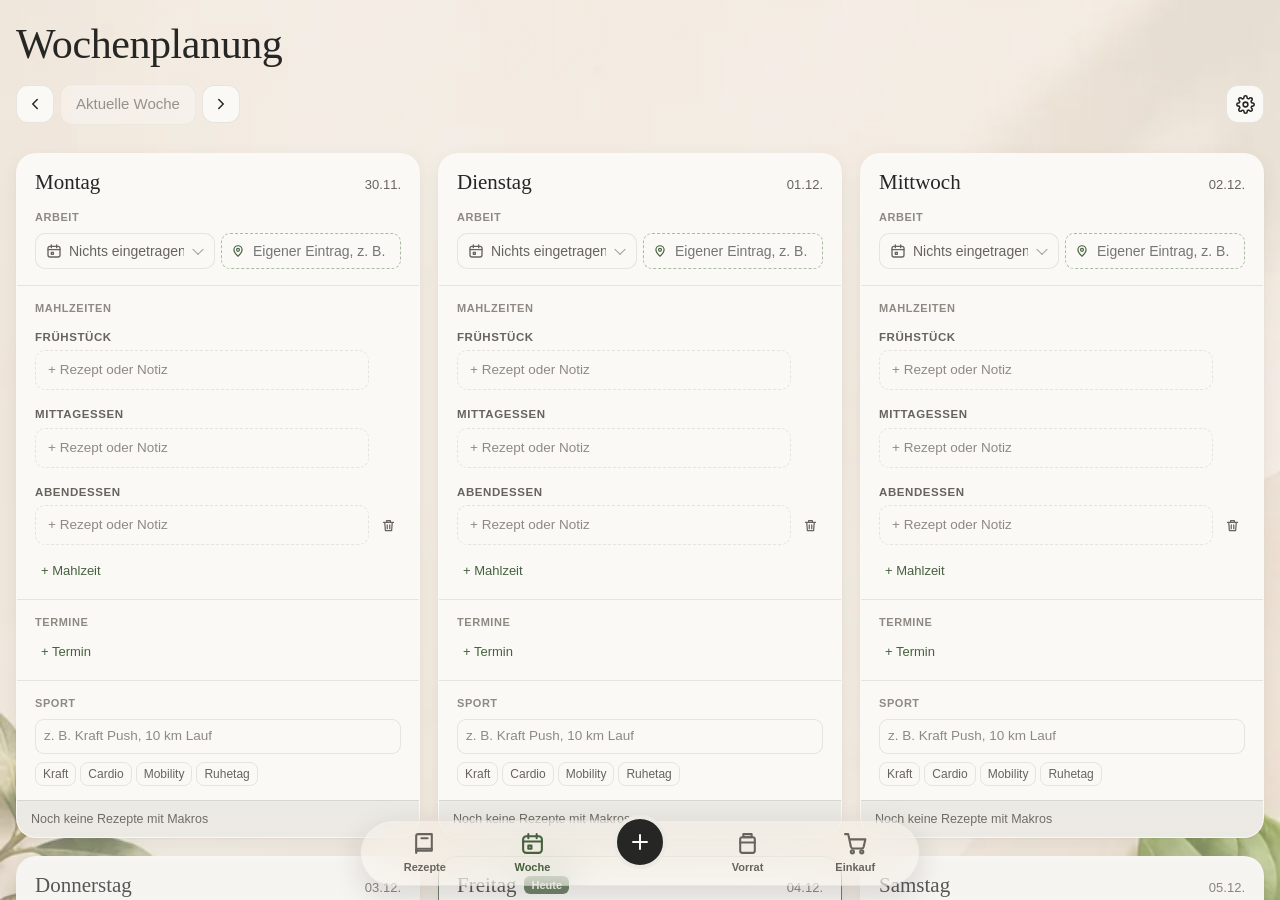
<file: docs/index.html>
<!DOCTYPE html>
<html lang="de">
<head>
<meta charset="utf-8">
<meta http-equiv="Content-Security-Policy" content="default-src 'self'; script-src 'self'; style-src 'self' 'unsafe-inline'; img-src 'self' data: blob:; connect-src 'self'; font-src 'self'; manifest-src 'self'; worker-src 'self'; object-src 'none'; base-uri 'none'; form-action 'none'">
<meta name="referrer" content="no-referrer">
<meta name="robots" content="noindex, nofollow">
<meta name="viewport" content="width=device-width, initial-scale=1, viewport-fit=cover">
<meta name="apple-mobile-web-app-capable" content="yes">
<meta name="mobile-web-app-capable" content="yes">
<meta name="apple-mobile-web-app-title" content="Rezepte">
<meta name="apple-mobile-web-app-status-bar-style" content="default">
<meta name="theme-color" content="#ECEAE5" media="(prefers-color-scheme: light)">
<meta name="theme-color" content="#1C1A17" media="(prefers-color-scheme: dark)">
<meta name="format-detection" content="telephone=no">
<title>Eriks Rezepte</title>
<link rel="manifest" href="manifest.webmanifest">
<link rel="icon" href="icons/icon-192.png" sizes="192x192">
<link rel="apple-touch-icon" href="icons/apple-touch-icon.png">
<link rel="stylesheet" href="styles.css?v=de9e39fc50">
</head>
<body>
<div id="bgimg" aria-hidden="true"></div>
<div id="app">
  <aside id="sidebar" aria-label="Rezeptbibliothek"></aside>
  <main id="main"></main>
</div>
<div id="tabpage" hidden></div>
<nav id="tabbar" aria-label="Bereiche"></nav>
<div id="print-root" aria-hidden="true"></div>
<dialog id="dlg"></dialog>
<div class="toast" id="toast" role="status" aria-live="polite"></div>
<input type="file" id="file-img" accept="image/*" hidden>
<input type="file" id="file-json" accept="application/json,.json" hidden>
<script src="app.js?v=de9e39fc50"></script>
</body>
</html>
</file>
<file: docs/styles.css>
/* Layout: zweispaltig (Bibliothek | Rezept), auf dem iPhone eine Spalte mit Navigation */
:root {
  /* Eiche & Blatt: Wand, weißer Lack, Eiche, Blattgrün, Klappuhr-Schwarz */
  --bg: #ECEAE5;
  --surface: #FAF9F6;
  --surface-2: #F1EFEA;
  --fg: #262624;
  --fg-2: #67645E;
  --fg-3: #8E8A83;
  --line: rgba(38, 38, 36, .10);
  --accent: #46613F;
  --accent-soft: rgba(70, 97, 63, .12);
  --on-accent: #FAF9F6;
  --danger: #A7533D;
  --carbs: #C29A5E;
  --fat: #A8664A;
  --protein: #46613F;
  --good: #4F7A4A;
  --sage: #8DA57E;
  --mid: #CDB27A;
  --orange: #C98B5E;
  --bad: #A7533D;
  --night: #262624;
  --ink: #262624;
  --on-ink: #FAF9F6;
  --oak: #B08D62;
  --oak-soft: #EFE6D8;
  --oak-ink: #5E4B37;
  --leaf-soft: #DDE4D6;
  --leaf-ink: #34502E;
  --leaf-line: #A9BBA2;
  --clay-soft: #F3E4DA;
  --clay-ink: #7B3F28;
  --night-soft: #E2E0DC;
  --shadow: 0 1px 2px rgba(38, 38, 36, .05), 0 6px 20px rgba(38, 38, 36, .06);
  --shadow-sm: 0 1px 2px rgba(38, 38, 36, .06);
  --radius: 20px;
  --font: -apple-system, BlinkMacSystemFont, "SF Pro Text", "Inter", "Segoe UI", Roboto, "Helvetica Neue", Arial, sans-serif, "Apple Color Emoji", "Segoe UI Emoji", "Noto Color Emoji";
  --font-display: ui-serif, "New York", "Iowan Old Style", "Charter", Georgia, "Times New Roman", serif;
  --mono: ui-monospace, "SF Mono", Menlo, Consolas, monospace;
  color-scheme: light;
}
@media (prefers-color-scheme: dark) {
  :root:not([data-theme="light"]) {
    --bg: #1C1A17; --surface: #262320; --surface-2: #2F2C28; --fg: #F1EEE8; --fg-2: #B4ADA3; --fg-3: #857F76;
    --line: rgba(241, 238, 232, .10); --accent: #8FB382; --accent-soft: rgba(143, 179, 130, .16); --on-accent: #1C1A17; --danger: #E08A70;
    --carbs: #D2AE72; --fat: #CF8A6C; --protein: #8FB382; --good: #7FA873; --sage: #A9C09A; --mid: #D9C07F; --orange: #D69A6C; --bad: #D9765C; --night: #CFC9BF;
    --ink: #F1EEE8; --on-ink: #1C1A17; --oak: #C9A87D; --oak-soft: #3A3128; --oak-ink: #E6D2B3; --leaf-soft: #2E3A2B; --leaf-ink: #BFD8B2; --leaf-line: #5F7A57;
    --clay-soft: #3E2A22; --clay-ink: #EDB8A0; --night-soft: #34312D; --shadow: 0 1px 2px rgba(0, 0, 0, .35); --shadow-sm: 0 1px 2px rgba(0, 0, 0, .3); color-scheme: dark;
  }
}
:root[data-theme="dark"] {
  --bg: #1C1A17; --surface: #262320; --surface-2: #2F2C28; --fg: #F1EEE8; --fg-2: #B4ADA3; --fg-3: #857F76;
  --line: rgba(241, 238, 232, .10); --accent: #8FB382; --accent-soft: rgba(143, 179, 130, .16); --on-accent: #1C1A17; --danger: #E08A70;
  --carbs: #D2AE72; --fat: #CF8A6C; --protein: #8FB382; --good: #7FA873; --sage: #A9C09A; --mid: #D9C07F; --orange: #D69A6C; --bad: #D9765C; --night: #CFC9BF;
  --ink: #F1EEE8; --on-ink: #1C1A17; --oak: #C9A87D; --oak-soft: #3A3128; --oak-ink: #E6D2B3; --leaf-soft: #2E3A2B; --leaf-ink: #BFD8B2; --leaf-line: #5F7A57;
  --clay-soft: #3E2A22; --clay-ink: #EDB8A0; --night-soft: #34312D; --shadow: 0 1px 2px rgba(0, 0, 0, .35); --shadow-sm: 0 1px 2px rgba(0, 0, 0, .3); color-scheme: dark;
}
:root { --tabh: 92px; }
* { box-sizing: border-box; }
html, body { height: 100%; }
body { margin: 0; background: var(--bg); color: var(--fg); font: 15px/1.45 var(--font); -webkit-font-smoothing: antialiased; }
button, input, textarea, select { font: inherit; color: inherit; }
button { cursor: pointer; }
:focus-visible { outline: 2px solid var(--accent); outline-offset: 2px; border-radius: 6px; }
img { max-width: 100%; }
[hidden] { display: none !important; }
.num { font-variant-numeric: tabular-nums; }

/* ---------- App-Gerüst ---------- */
#app { display: grid; grid-template-columns: 340px minmax(0, 1fr); height: calc(100% - var(--tabh) - env(safe-area-inset-bottom, 0px)); }
#sidebar { border-right: 1px solid var(--line); background: var(--surface); display: flex; flex-direction: column; min-height: 0; padding-top: env(safe-area-inset-top, 0px); }
#main { overflow-y: auto; min-width: 0; padding-top: env(safe-area-inset-top, 0px); }
@media (max-width: 820px) {
  #app { grid-template-columns: minmax(0, 1fr); }
  body.detail-open #sidebar { display: none; }
  body:not(.detail-open) #main { display: none; }
  #sidebar { border-right: 0; }
}

.side-head { padding: 18px max(16px, env(safe-area-inset-left, 0px)) 10px 18px; display: flex; flex-direction: column; gap: 12px; }
.side-title { display: flex; align-items: center; justify-content: space-between; gap: 8px; }
.side-title h1 { margin: 0; font: 700 26px/1.1 var(--font-display); letter-spacing: -.02em; }
.side-title small { display: block; font: 600 11px/1 var(--font); letter-spacing: .08em; text-transform: uppercase; color: var(--accent); margin-bottom: 4px; }
.icon-btn { width: 34px; height: 34px; border-radius: 50%; border: 0; background: var(--surface-2); display: inline-grid; place-items: center; color: var(--accent); flex: none; }
.icon-btn:hover { filter: brightness(.96); }
.icon-btn svg { width: 18px; height: 18px; }
.icon-btn.primary { background: var(--accent); color: #fff; }
.search { display: flex; align-items: center; gap: 6px; background: var(--surface-2); border-radius: 10px; padding: 0 10px; height: 36px; }
.search svg { width: 16px; height: 16px; color: var(--fg-3); flex: none; }
.search input { border: 0; background: transparent; outline: none; width: 100%; height: 100%; }
.sort-row { display: flex; justify-content: space-between; align-items: center; color: var(--fg-2); font-size: 13px; }
.sort-row select { border: 0; background: transparent; color: var(--accent); font-size: 13px; padding: 0; }

.chip { border: 1px solid var(--line); background: var(--surface); color: var(--fg); border-radius: 999px; padding: 5px 11px; font-size: 13px; white-space: nowrap; display: inline-flex; align-items: center; gap: 5px; }
.chip.on { background: var(--accent); border-color: var(--accent); color: #fff; }
.chip.soft { background: var(--surface-2); border-color: transparent; color: var(--fg-2); }
.chip svg { width: 12px; height: 12px; }

.list { overflow-y: auto; padding: 4px 10px 24px; display: flex; flex-direction: column; gap: 2px; flex: 1; }
.list-item { display: grid; grid-template-columns: 54px minmax(0, 1fr); gap: 12px; align-items: center; padding: 8px; border-radius: 12px; border: 0; background: transparent; text-align: left; width: 100%; }
.list-item:hover { background: var(--surface-2); }
.list-item.active { background: var(--accent-soft); }
.list-item .thumb { width: 54px; height: 54px; border-radius: 11px; }
.list-item .t { font-weight: 600; white-space: nowrap; overflow: hidden; text-overflow: ellipsis; }
.list-item .m { color: var(--fg-2); font-size: 13px; white-space: nowrap; overflow: hidden; text-overflow: ellipsis; }
.list-item .m b { color: var(--protein); font-weight: 600; }
.badge { font-size: 10px; font-weight: 600; letter-spacing: .04em; text-transform: uppercase; color: var(--fg-2); background: var(--surface-2); border-radius: 5px; padding: 2px 5px; margin-left: 4px; vertical-align: 1px; }
.empty-list { color: var(--fg-2); text-align: center; padding: 40px 16px; font-size: 14px; }
.side-foot { border-top: 1px solid var(--line); padding: 10px 14px; display: flex; gap: 8px; flex-wrap: wrap; }
.link-btn { border: 0; background: transparent; color: var(--accent); padding: 4px 6px; font-size: 13px; border-radius: 6px; }
.link-btn:hover { background: var(--accent-soft); }
.link-btn.danger { color: var(--danger); }

.thumb { background-size: cover; background-position: center; display: grid; place-items: center; color: #fff; font: 700 22px/1 var(--font-display); overflow: hidden; }

/* ---------- Toolbar ---------- */
.toolbar { position: sticky; top: 0; z-index: 5; display: flex; align-items: center; gap: 8px; padding: 10px max(16px, env(safe-area-inset-right, 0px)) 10px max(16px, env(safe-area-inset-left, 0px)); background: color-mix(in srgb, var(--bg) 82%, transparent); backdrop-filter: saturate(180%) blur(20px); -webkit-backdrop-filter: saturate(180%) blur(20px); border-bottom: 1px solid transparent; }
.toolbar.scrolled { border-bottom-color: var(--line); }
.toolbar .spacer { flex: 1; }
.toolbar .tb-title { font-weight: 600; white-space: nowrap; overflow: hidden; text-overflow: ellipsis; min-width: 0; }
.btn { border: 0; border-radius: 980px; padding: 7px 15px; background: var(--surface-2); color: var(--accent); font-weight: 500; display: inline-flex; align-items: center; gap: 6px; white-space: nowrap; }
.btn:hover { filter: brightness(.97); }
.btn.primary { background: var(--accent); color: #fff; }
.btn.danger { color: var(--danger); }
.btn svg { width: 16px; height: 16px; }
.back-btn { border: 0; background: transparent; color: var(--accent); display: none; align-items: center; gap: 2px; padding: 4px 4px 4px 0; font-size: 16px; }
.back-btn svg { width: 20px; height: 20px; }
@media (max-width: 820px) { .back-btn { display: inline-flex; } .btn .lbl-wide { display: none; } .toolbar { gap: 6px; } .toolbar .btn { padding: 7px 11px; } }
@media (max-width: 440px) { .back-btn .lbl-back { display: none; } .toolbar { overflow-x: auto; scrollbar-width: none; } }

/* ---------- Detailansicht ---------- */
.page { max-width: 860px; margin: 0 auto; padding: 8px max(16px, env(safe-area-inset-right, 0px)) 60px max(16px, env(safe-area-inset-left, 0px)); display: flex; flex-direction: column; gap: 22px; }
.hero { position: relative; border-radius: 20px; overflow: hidden; aspect-ratio: 16 / 8; max-width: 100%; background: var(--surface-2); }
.hero .thumb { position: absolute; inset: 0; font-size: 72px; }
.hero.noimg { aspect-ratio: auto; height: 132px; }
.hero.noimg .thumb { font-size: 48px; }
.title-block h2 { margin: 0; font: 700 34px/1.12 var(--font-display); letter-spacing: -.025em; text-wrap: balance; }
.title-block p { margin: 6px 0 0; color: var(--fg-2); font-size: 17px; }
.meta-row { display: flex; flex-wrap: wrap; gap: 6px 16px; color: var(--fg-2); font-size: 14px; margin-top: 12px; align-items: center; }
.meta-row a { color: var(--accent); text-decoration: none; }
.meta-row svg { width: 15px; height: 15px; vertical-align: -2px; margin-right: 4px; }
.tags { display: flex; flex-wrap: wrap; gap: 6px; }

.card { background: var(--surface); border-radius: var(--radius); box-shadow: var(--shadow); padding: 18px 20px; }
.sec-title { display: flex; align-items: baseline; justify-content: space-between; gap: 10px; margin: 0 0 12px; }
.sec-title h3 { margin: 0; font: 700 20px/1.2 var(--font-display); letter-spacing: -.015em; }
.sec-title .hint { color: var(--fg-2); font-size: 13px; }

.macro-head { display: flex; flex-wrap: wrap; justify-content: space-between; gap: 12px; align-items: center; margin-bottom: 14px; }
.seg { display: inline-flex; background: var(--surface-2); border-radius: 9px; padding: 2px; }
.seg button { border: 0; background: transparent; border-radius: 7px; padding: 4px 12px; font-size: 13px; font-weight: 500; color: var(--fg); }
.seg button.on { background: var(--surface); box-shadow: 0 1px 3px rgba(0,0,0,.12); }
:root[data-theme="dark"] .seg button.on { background: #636366; }
@media (prefers-color-scheme: dark) { :root:not([data-theme="light"]) .seg button.on { background: #636366; } }
.macros { display: grid; grid-template-columns: 1.3fr repeat(3, 1fr); gap: 14px; }
.macro .v { font: 700 30px/1 var(--font-display); letter-spacing: -.02em; font-variant-numeric: tabular-nums; }
.macro .v span { font-size: 15px; font-weight: 600; color: var(--fg-2); margin-left: 2px; letter-spacing: 0; }
.macro .l { font-size: 12px; font-weight: 600; letter-spacing: .05em; text-transform: uppercase; color: var(--fg-2); margin-top: 6px; display: flex; align-items: center; gap: 6px; }
.macro .l i { width: 8px; height: 8px; border-radius: 50%; display: inline-block; }
.energy-bar { display: flex; height: 8px; border-radius: 4px; overflow: hidden; background: var(--surface-2); margin-top: 16px; gap: 2px; }
.energy-bar div { height: 100%; }
.energy-legend { display: flex; flex-wrap: wrap; gap: 4px 14px; font-size: 12px; color: var(--fg-2); margin-top: 8px; }
.facts { display: flex; flex-wrap: wrap; gap: 8px; margin-top: 14px; }
.fact { background: var(--surface-2); border-radius: 10px; padding: 8px 12px; font-size: 13px; color: var(--fg-2); }
.fact b { color: var(--fg); font-weight: 600; }
@media (max-width: 560px) { .macros { grid-template-columns: repeat(3, 1fr); } .macros .macro:first-child { grid-column: 1 / -1; } .title-block h2 { font-size: 28px; } }

.toggle { display: inline-flex; align-items: center; gap: 8px; font-size: 13px; color: var(--fg-2); cursor: pointer; user-select: none; }
.switch { position: relative; width: 38px; height: 23px; flex: none; }
.switch input { position: absolute; opacity: 0; inset: 0; margin: 0; cursor: pointer; }
.switch span { position: absolute; inset: 0; border-radius: 23px; background: var(--surface-2); border: 1px solid var(--line); transition: background .2s; }
.switch span::after { content: ""; position: absolute; top: 1px; left: 1px; width: 19px; height: 19px; border-radius: 50%; background: #fff; box-shadow: 0 1px 3px rgba(0,0,0,.25); transition: transform .2s; }
.switch input:checked + span { background: var(--protein); border-color: var(--protein); }
.switch input:checked + span::after { transform: translateX(15px); }
.switch input:focus-visible + span { outline: 2px solid var(--accent); outline-offset: 2px; }

.two-col { display: grid; grid-template-columns: minmax(0, 1.25fr) minmax(0, 1fr); gap: 22px; align-items: start; }
@media (max-width: 760px) { .two-col { grid-template-columns: minmax(0, 1fr); } }

.ing-list { list-style: none; margin: 0; padding: 0; }
.ing-list li { display: grid; grid-template-columns: 22px minmax(0, 1fr) auto; gap: 10px; align-items: center; padding: 9px 0; border-bottom: 1px solid var(--line); }
.ing-list li:last-child { border-bottom: 0; }
.ing-list .amt { color: var(--fg-2); font-size: 14px; text-align: right; white-space: nowrap; }
.ing-list .kc { display: block; font-size: 12px; color: var(--fg-3); }
.ing-list li.done .nm { text-decoration: line-through; color: var(--fg-3); }
.opt-tag { font-size: 11px; font-weight: 600; color: var(--accent); background: var(--accent-soft); border-radius: 5px; padding: 1px 6px; margin-left: 6px; vertical-align: 1px; white-space: nowrap; }
.check { appearance: none; -webkit-appearance: none; width: 22px; height: 22px; border-radius: 50%; border: 1.5px solid var(--fg-3); margin: 0; display: grid; place-items: center; cursor: pointer; background: transparent; flex: none; }
.check:checked { background: var(--accent); border-color: var(--accent); }
.check:checked::after { content: ""; width: 10px; height: 5px; border-left: 2px solid #fff; border-bottom: 2px solid #fff; transform: rotate(-45deg) translate(1px, -1px); }
.check.square { border-radius: 6px; }

.spice-group + .spice-group { margin-top: 16px; }
.spice-group h4 { margin: 0 0 8px; font-size: 13px; font-weight: 600; color: var(--fg-2); text-transform: uppercase; letter-spacing: .05em; display: flex; gap: 8px; align-items: baseline; flex-wrap: wrap; }
.spice-group h4 em { font-style: normal; text-transform: none; letter-spacing: 0; color: var(--accent); font-weight: 500; font-size: 12px; }
.spice-chips { display: flex; flex-wrap: wrap; gap: 6px; }
.spice-chip { background: var(--surface-2); border-radius: 8px; padding: 6px 10px; font-size: 14px; }
.spice-chip small { color: var(--fg-2); margin-left: 4px; }

.steps { list-style: none; margin: 0; padding: 0; counter-reset: s; display: flex; flex-direction: column; gap: 4px; }
.steps li { display: grid; grid-template-columns: 30px minmax(0, 1fr); gap: 12px; padding: 8px 0; cursor: pointer; }
.steps li::before { counter-increment: s; content: counter(s); width: 28px; height: 28px; border-radius: 50%; background: var(--accent-soft); color: var(--accent); font-weight: 700; font-size: 14px; display: grid; place-items: center; }
.steps li.done::before { content: "✓"; background: var(--protein); color: #fff; }
.steps li.done .st { color: var(--fg-3); }
.steps .st { padding-top: 3px; white-space: pre-wrap; }
.steps .st-sp { display: flex; flex-wrap: wrap; gap: 4px; margin-top: 6px; }
.steps .st-sp span { font-size: 12px; color: var(--fg-2); background: var(--surface-2); border-radius: 6px; padding: 2px 7px; }

.notes { white-space: pre-wrap; color: var(--fg); }
.rel-list { display: grid; grid-template-columns: repeat(auto-fill, minmax(220px, 1fr)); gap: 10px; }
.rel { display: grid; grid-template-columns: 44px minmax(0, 1fr); gap: 10px; align-items: center; border: 1px solid var(--line); background: transparent; border-radius: 12px; padding: 8px; text-align: left; }
.rel:hover { background: var(--surface-2); }
.rel .thumb { width: 44px; height: 44px; border-radius: 9px; font-size: 17px; }
.rel b { display: block; font-weight: 600; white-space: nowrap; overflow: hidden; text-overflow: ellipsis; }
.rel span { font-size: 12px; color: var(--fg-2); }
.muted { color: var(--fg-2); font-size: 14px; }

.welcome { max-width: 520px; margin: 14vh auto 0; text-align: center; padding: 0 16px; display: flex; flex-direction: column; gap: 14px; align-items: center; }
.welcome h2 { margin: 0; font: 700 28px/1.15 var(--font-display); letter-spacing: -.02em; }
.welcome p { margin: 0; color: var(--fg-2); }
.flake { width: 56px; height: 56px; color: var(--accent); }

/* ---------- Editor ---------- */
.form-sec { display: flex; flex-direction: column; gap: 8px; }
.form-sec > label.cap, .cap { font-size: 13px; font-weight: 500; color: var(--fg-2); text-transform: uppercase; letter-spacing: .05em; padding: 0 4px; }
.group { background: var(--surface); border-radius: var(--radius); box-shadow: var(--shadow); overflow: hidden; }
.row { display: flex; align-items: center; gap: 12px; padding: 0 16px; min-height: 46px; border-bottom: 1px solid var(--line); }
.row:last-child { border-bottom: 0; }
.row > label { width: 150px; flex: none; color: var(--fg); }
.row input, .row textarea, .row select { border: 0; background: transparent; outline: none; flex: 1; min-width: 0; padding: 12px 0; }
.row textarea { resize: vertical; min-height: 90px; }
.row input::placeholder, .row textarea::placeholder, .field::placeholder { color: var(--fg-3); }
@media (max-width: 560px) { .row > label { width: 110px; } }
.field { border: 1px solid var(--line); background: var(--surface); border-radius: 9px; padding: 7px 9px; min-width: 0; width: 100%; outline: none; }
.field:focus { border-color: var(--accent); box-shadow: 0 0 0 3px var(--accent-soft); }
textarea.field { resize: vertical; min-height: 64px; line-height: 1.45; }
.title-input { font: 700 26px/1.2 var(--font-display) !important; letter-spacing: -.02em; }

.img-pick { position: relative; aspect-ratio: 16 / 8; max-width: 100%; border-radius: var(--radius); overflow: hidden; background: var(--surface-2); border: 1.5px dashed var(--line); display: grid; place-items: center; color: var(--fg-2); cursor: pointer; }
.img-pick.has { border-style: solid; }
.img-pick img { position: absolute; inset: 0; width: 100%; height: 100%; object-fit: cover; }
.img-pick .ph { display: flex; flex-direction: column; align-items: center; gap: 6px; font-size: 14px; text-align: center; padding: 10px; }
.img-pick .ph svg { width: 30px; height: 30px; color: var(--accent); }
.img-actions { position: absolute; right: 10px; bottom: 10px; display: flex; gap: 6px; }
.img-actions .btn { background: rgba(0,0,0,.55); color: #fff; backdrop-filter: blur(10px); -webkit-backdrop-filter: blur(10px); }

.ing-table { display: flex; flex-direction: column; }
.ing-head, .ing-row { display: grid; grid-template-columns: 26px minmax(120px, 2.4fr) 66px 70px repeat(4, 62px) 58px; gap: 6px; align-items: center; padding: 6px 12px; }
.ing-head { font-size: 11px; font-weight: 600; color: var(--fg-2); text-transform: uppercase; letter-spacing: .04em; padding-top: 10px; }
.ing-head span.r, .ing-row input.r { text-align: right; }
.ing-row { border-top: 1px solid var(--line); }
.ing-row .field { padding: 6px 7px; font-size: 14px; }
.ing-row .row-btns { display: flex; gap: 2px; justify-content: flex-end; }
.mini { width: 26px; height: 26px; border: 0; border-radius: 7px; background: transparent; color: var(--fg-2); display: grid; place-items: center; padding: 0; }
.mini:hover { background: var(--surface-2); color: var(--fg); }
.mini.del:hover { color: var(--danger); }
.mini svg { width: 15px; height: 15px; }
.ing-total { display: grid; grid-template-columns: 26px minmax(120px, 2.4fr) 66px 70px repeat(4, 62px) 58px; gap: 6px; padding: 10px 12px; border-top: 1px solid var(--line); font-weight: 600; font-size: 14px; background: var(--surface-2); }
.ing-total span.r { text-align: right; padding-right: 8px; }
.opt-lbl { font-size: 10px; color: var(--fg-2); display: block; text-align: center; margin-top: 1px; }
.grp-actions { display: flex; gap: 8px; flex-wrap: wrap; padding: 10px 12px; border-top: 1px solid var(--line); }
@media (max-width: 900px) {
  .ing-head { display: none; }
  .ing-row { grid-template-columns: 26px minmax(0, 1fr) 64px 64px; grid-template-areas: "o n a u" "m m m m" "b b b b"; row-gap: 6px; padding: 10px 12px; }
  .ing-row .c-opt { grid-area: o; } .ing-row .c-name { grid-area: n; } .ing-row .c-amt { grid-area: a; } .ing-row .c-unit { grid-area: u; }
  .ing-row .c-mac { grid-area: m; display: grid; grid-template-columns: repeat(4, minmax(0, 1fr)); gap: 6px; }
  .ing-row .row-btns { grid-area: b; }
  .ing-row .c-mac .mlab { display: block; }
  .ing-total { grid-template-columns: minmax(0, 1fr) repeat(4, auto); }
  .ing-total .hide-m { display: none; }
}
.c-mac { display: contents; }
.c-mac label { display: contents; }
.mlab { display: none; font-size: 10px; color: var(--fg-2); text-transform: uppercase; letter-spacing: .04em; margin-bottom: 2px; }
@media (max-width: 900px) { .c-mac label { display: block; } }

.tag-pick { display: flex; flex-direction: column; gap: 14px; padding: 14px; }
.tag-pick .chip { padding: 7px 13px; font-size: 14px; }
.add-inline { display: inline-flex; gap: 6px; align-items: center; }
.add-inline .field { width: 170px; padding: 6px 10px; border-radius: 999px; font-size: 14px; }

.spice-edit { padding: 14px; border-bottom: 1px solid var(--line); display: flex; flex-direction: column; gap: 10px; }
.spice-edit-head { display: grid; grid-template-columns: minmax(0, 1fr) minmax(0, 210px) auto; gap: 8px; align-items: center; }
@media (max-width: 560px) { .spice-edit-head { grid-template-columns: minmax(0, 1fr) auto; } .spice-edit-head select { grid-column: 1 / -1; grid-row: 2; } }
.spice-rows { display: flex; flex-direction: column; gap: 6px; }
.spice-row { display: grid; grid-template-columns: minmax(0, 1fr) 140px 26px; gap: 6px; align-items: center; }
.lib { display: flex; flex-wrap: wrap; gap: 6px; }
.lib .chip { font-size: 12.5px; padding: 4px 10px; }
.lib .chip.used { opacity: .4; }
details.libbox summary { cursor: pointer; color: var(--accent); font-size: 13px; list-style: none; }
details.libbox summary::-webkit-details-marker { display: none; }
details.libbox[open] summary { margin-bottom: 8px; }

.step-edit { display: grid; grid-template-columns: 30px minmax(0, 1fr) auto; gap: 10px; align-items: start; padding: 10px 12px; border-bottom: 1px solid var(--line); }
.step-edit .n { width: 28px; height: 28px; border-radius: 50%; background: var(--accent-soft); color: var(--accent); font-weight: 700; font-size: 14px; display: grid; place-items: center; margin-top: 4px; }
.step-edit .row-btns { display: flex; flex-direction: column; gap: 2px; }

.link-pick { max-height: 280px; overflow-y: auto; }
.link-opt { display: grid; grid-template-columns: 22px 36px minmax(0, 1fr); gap: 10px; align-items: center; padding: 8px 14px; border-bottom: 1px solid var(--line); cursor: pointer; }
.link-opt:last-child { border-bottom: 0; }
.link-opt .thumb { width: 36px; height: 36px; border-radius: 8px; font-size: 14px; }
.link-opt span { white-space: nowrap; overflow: hidden; text-overflow: ellipsis; }

.mode-switch { padding: 12px 14px; display: flex; flex-wrap: wrap; gap: 12px; align-items: center; justify-content: space-between; border-bottom: 1px solid var(--line); }
.manual-grid { display: grid; grid-template-columns: repeat(4, minmax(0, 1fr)); gap: 10px; padding: 14px; }
.manual-grid label { font-size: 12px; color: var(--fg-2); display: flex; flex-direction: column; gap: 4px; }
.auto-sum { padding: 14px; display: grid; grid-template-columns: repeat(4, minmax(0, 1fr)); gap: 10px; }
.auto-sum div { background: var(--surface-2); border-radius: 10px; padding: 10px; }
.auto-sum b { display: block; font-size: 18px; font-variant-numeric: tabular-nums; }
.auto-sum small { color: var(--fg-2); font-size: 12px; }
@media (max-width: 560px) { .manual-grid, .auto-sum { grid-template-columns: repeat(2, minmax(0, 1fr)); } }

/* ---------- Filter ---------- */
.search-row { display: flex; gap: 8px; position: relative; }
.search-row .search { flex: 1; min-width: 0; }
.filter-btn { border: 0; border-radius: 10px; background: var(--surface-2); color: var(--accent); display: inline-flex; align-items: center; gap: 6px; padding: 0 12px; height: 36px; font-weight: 500; font-size: 14px; flex: none; }
.filter-btn svg { width: 16px; height: 16px; }
.filter-btn.on { background: var(--accent); color: #fff; }
.filter-btn .count { background: #fff; color: var(--accent); border-radius: 999px; min-width: 18px; height: 18px; font-size: 11px; font-weight: 700; display: inline-grid; place-items: center; padding: 0 5px; }
.filter-panel { position: absolute; top: calc(100% + 8px); left: 0; z-index: 30; width: min(620px, calc(100vw - 32px)); background: var(--surface); border: 1px solid var(--line); border-radius: 16px; box-shadow: 0 18px 50px rgba(0, 0, 0, .18); padding: 18px; display: grid; grid-template-columns: repeat(2, minmax(0, 1fr)); gap: 18px 22px; max-height: calc(100vh - 160px); overflow-y: auto; }
.filter-panel .fp-foot { grid-column: 1 / -1; }
@media (max-width: 680px) { .filter-panel { grid-template-columns: minmax(0, 1fr); } }
.fp-label { font-size: 12px; font-weight: 600; color: var(--fg-2); text-transform: uppercase; letter-spacing: .05em; margin-bottom: 7px; }
.fp-chips { display: flex; flex-wrap: wrap; gap: 6px; align-items: center; }
.chip .cnt { font-size: 11px; color: var(--fg-3); font-variant-numeric: tabular-nums; }
.chip.on .cnt { color: rgba(255, 255, 255, .85); }
.chip.zero { opacity: .5; }
.fp-foot { display: flex; align-items: center; gap: 8px; flex-wrap: wrap; border-top: 1px solid var(--line); padding-top: 12px; }
.fp-foot .muted { flex: 1; font-size: 12px; min-width: 140px; }
.active-filters { display: flex; flex-wrap: wrap; gap: 6px; align-items: center; }
.active-filters .chip svg { width: 11px; height: 11px; }
.warn-dot { font-size: 12px; margin-left: 4px; }

/* ---------- Zeiten, Warnungen, Volumen ---------- */
.times { display: grid; grid-template-columns: repeat(3, minmax(0, 1fr)); gap: 10px; }
.time { background: var(--surface); border-radius: 12px; box-shadow: var(--shadow); padding: 10px 14px; display: flex; align-items: center; gap: 10px; min-width: 0; }
.time .te { font-size: 22px; line-height: 1; }
.time b { display: block; font-size: 16px; white-space: nowrap; }
.time small { color: var(--fg-2); font-size: 12px; }
.time.total { background: var(--accent-soft); box-shadow: none; }
.warn-card { border-radius: var(--radius); padding: 14px 18px; background: color-mix(in srgb, var(--mid) 13%, var(--surface)); border: 1px solid color-mix(in srgb, var(--mid) 45%, transparent); }
.warn-title { font: 700 16px/1.2 var(--font-display); margin-bottom: 8px; }
.warn-list { list-style: none; margin: 0; padding: 0; display: flex; flex-direction: column; gap: 6px; }
.warn-list li { display: flex; gap: 10px; align-items: baseline; }
.warn-list li.w-bad span:last-child { font-weight: 600; }
.vol { margin-top: 18px; padding-top: 16px; border-top: 1px solid var(--line); }
.vol-head { display: flex; justify-content: space-between; align-items: center; gap: 10px; flex-wrap: wrap; margin-bottom: 12px; }
.vol-title { font-weight: 600; }
.vol-badge { border-radius: 999px; padding: 3px 10px; font-size: 13px; font-weight: 600; white-space: nowrap; }
.lv-1, .lv-2 { background: color-mix(in srgb, var(--good) 16%, transparent); color: var(--good); }
.lv-3 { background: color-mix(in srgb, var(--mid) 22%, transparent); color: color-mix(in srgb, var(--mid) 55%, var(--fg)); }
.lv-4 { background: color-mix(in srgb, var(--orange) 16%, transparent); color: var(--orange); }
.lv-5 { background: color-mix(in srgb, var(--bad) 15%, transparent); color: var(--bad); }
.vol-track { position: relative; height: 10px; border-radius: 5px; background: linear-gradient(90deg, var(--good) 0%, var(--good) 22%, var(--mid) 42%, var(--orange) 64%, var(--bad) 88%); }
.vol-mark { position: absolute; top: 50%; width: 20px; height: 20px; border-radius: 50%; background: var(--surface); border: 3px solid var(--fg); transform: translate(-50%, -50%); box-shadow: 0 1px 4px rgba(0, 0, 0, .25); }
.vol-scale { display: flex; justify-content: space-between; font-size: 12px; color: var(--fg-2); margin-top: 10px; gap: 10px; }
.vol-note { font-size: 13px; color: var(--fg-2); margin-top: 6px; }
.vol-prev { padding: 12px 16px; font-size: 14px; display: flex; align-items: center; gap: 8px; flex-wrap: wrap; }
.lg-dot { display: inline-block; width: 8px; height: 8px; border-radius: 50%; margin-right: 5px; }
.ing-mode { padding: 12px 14px; border-bottom: 1px solid var(--line); font-size: 13px; color: var(--fg-2); }
.ing-mode .toggle { align-items: flex-start; gap: 12px; }
.ing-mode b { color: var(--fg); font-size: 14px; }
.ing-table.no-mac .ing-head, .ing-table.no-mac .ing-row { grid-template-columns: 26px minmax(120px, 1fr) 84px 100px 84px; }
.ing-table.no-mac .c-mac, .ing-table.no-mac .mh, .ing-table.no-mac .ing-total { display: none; }

/* ---------- Tab-Leiste ---------- */
#tabpage { height: calc(100% - var(--tabh) - env(safe-area-inset-bottom, 0px)); overflow-y: auto; }
#tabbar { position: fixed; left: 0; right: 0; bottom: 0; z-index: 40; height: calc(var(--tabh) + env(safe-area-inset-bottom, 0px)); padding: 0 max(16px, env(safe-area-inset-right, 0px)) env(safe-area-inset-bottom, 0px) max(16px, env(safe-area-inset-left, 0px)); display: flex; justify-content: center; gap: 6px; background: color-mix(in srgb, var(--surface) 86%, transparent); backdrop-filter: saturate(180%) blur(20px); -webkit-backdrop-filter: saturate(180%) blur(20px); border-top: 1px solid var(--line); }
.tab { border: 0; background: transparent; color: var(--fg-3); display: flex; flex-direction: column; align-items: center; justify-content: center; gap: 3px; width: 108px; font-size: 11px; font-weight: 600; position: relative; border-radius: 12px; }
.tab svg { width: 25px; height: 25px; }
.tab.on { color: var(--accent); }
.tab:hover:not(.on) { color: var(--fg-2); }
.tab .tbadge { position: absolute; top: 6px; left: calc(50% + 7px); background: var(--bad); color: #fff; font-size: 11px; font-weight: 700; min-width: 18px; height: 18px; border-radius: 9px; display: grid; place-items: center; padding: 0 5px; }

/* ---------- Bereichsseiten ---------- */
.tp { max-width: 1320px; margin: 0 auto; padding: 24px max(16px, env(safe-area-inset-right, 0px)) 40px max(16px, env(safe-area-inset-left, 0px)); display: flex; flex-direction: column; gap: 18px; }
.tp-head { display: flex; justify-content: space-between; align-items: flex-end; gap: 12px; flex-wrap: wrap; }
.tp-head h1 { margin: 0; font: 700 32px/1.1 var(--font-display); letter-spacing: -.02em; }
.tp-head .sub { color: var(--fg-2); margin-top: 4px; }
.tp-actions { display: flex; gap: 8px; flex-wrap: wrap; align-items: center; }
.week-nav { display: flex; align-items: center; gap: 6px; }
.summary { display: grid; grid-template-columns: repeat(4, minmax(0, 1fr)); gap: 10px; }
@media (max-width: 760px) { .summary { grid-template-columns: repeat(2, minmax(0, 1fr)); } }
.sum-tile { background: var(--surface); border-radius: 14px; box-shadow: var(--shadow); padding: 12px 16px; }
.sum-tile b { display: block; font: 700 22px/1.15 var(--font-display); font-variant-numeric: tabular-nums; }
.sum-tile small { color: var(--fg-2); font-size: 12px; }
.days { display: grid; grid-template-columns: repeat(auto-fill, minmax(300px, 1fr)); gap: 14px; align-items: start; }
.day { background: var(--surface); border-radius: 16px; box-shadow: var(--shadow); display: flex; flex-direction: column; overflow: hidden; border: 1.5px solid transparent; }
.day.today { border-color: var(--accent); }
.day-head { padding: 12px 14px 8px; display: flex; justify-content: space-between; align-items: baseline; gap: 8px; }
.day-head h3 { margin: 0; font: 700 18px/1.2 var(--font-display); }
.day-head .dt { color: var(--fg-2); font-size: 13px; }
.today-pill { background: var(--accent); color: #fff; font: 700 11px/1 var(--font); border-radius: 6px; padding: 3px 7px; margin-left: 8px; vertical-align: 3px; }
.shifts { display: flex; gap: 4px; padding: 0 14px 10px; flex-wrap: wrap; }
.shift { border: 1px solid var(--line); background: transparent; border-radius: 8px; padding: 3px 8px; font-size: 12.5px; color: var(--fg-2); }
.shift:hover { color: var(--fg); }
.shift.on { color: var(--fg); font-weight: 600; border-color: transparent; }
.shift.on.s-frueh { background: color-mix(in srgb, var(--mid) 30%, transparent); }
.shift.on.s-spaet { background: color-mix(in srgb, var(--orange) 26%, transparent); }
.shift.on.s-nacht { background: color-mix(in srgb, var(--night) 28%, transparent); }
.shift.on.s-frei { background: color-mix(in srgb, var(--good) 22%, transparent); }
.day-sec { border-top: 1px solid var(--line); padding: 8px 14px 10px; display: flex; flex-direction: column; gap: 5px; }
.sec-lab { font-size: 11px; font-weight: 600; color: var(--fg-3); text-transform: uppercase; letter-spacing: .05em; padding-top: 2px; }
.meal { display: grid; grid-template-columns: 104px minmax(0, 1fr) auto; gap: 8px; align-items: center; min-height: 40px; }
.meal .mt { font-size: 12.5px; color: var(--fg-2); font-weight: 500; white-space: nowrap; overflow: hidden; text-overflow: ellipsis; }
.meal select.mt-sel { border: 0; background: transparent; font-size: 12.5px; color: var(--fg-2); padding: 0; max-width: 104px; font-weight: 500; }
.meal .row-btns { display: flex; }
.meal-pick, .meal-txt, .meal-rec { width: 100%; }
.meal-pick { border: 1.5px dashed var(--line); background: transparent; color: var(--fg-3); border-radius: 10px; padding: 7px 10px; text-align: left; font-size: 13.5px; }
.meal-pick:hover { border-color: var(--accent); color: var(--accent); }
.meal-rec { display: grid; grid-template-columns: 32px minmax(0, 1fr); gap: 8px; align-items: center; border: 0; background: var(--surface-2); border-radius: 10px; padding: 4px 8px 4px 4px; text-align: left; min-width: 0; }
.meal-rec:hover { filter: brightness(.97); }
.meal-rec .thumb { width: 32px; height: 32px; border-radius: 7px; font-size: 13px; }
.meal-rec b { display: block; font-size: 13.5px; font-weight: 600; white-space: nowrap; overflow: hidden; text-overflow: ellipsis; }
.meal-rec span { font-size: 11.5px; color: var(--fg-2); }
.meal-txt { background: var(--surface-2); border-radius: 10px; padding: 8px 10px; font-size: 13.5px; border: 0; text-align: left; min-width: 0; overflow: hidden; text-overflow: ellipsis; white-space: nowrap; }
.day-foot { margin-top: auto; border-top: 1px solid var(--line); padding: 9px 14px; font-size: 12.5px; color: var(--fg-2); background: var(--surface-2); display: flex; gap: 12px; flex-wrap: wrap; }
.day-foot b { color: var(--fg); }
.ev { display: flex; gap: 8px; align-items: center; font-size: 13.5px; }
.ev .tm { color: var(--accent); font-weight: 600; font-variant-numeric: tabular-nums; }
.inline-add { display: flex; gap: 6px; align-items: center; }
.inline-add .field { padding: 6px 8px; font-size: 13px; }
.inline-add input[type=time] { width: 96px; flex: none; }
.sport-row { display: flex; gap: 8px; align-items: center; }
.sport-row .field { padding: 6px 8px; font-size: 13.5px; }
.mini-chips { display: flex; gap: 4px; flex-wrap: wrap; }
.mini-chip { border: 1px solid var(--line); background: transparent; border-radius: 7px; padding: 2px 7px; font-size: 12px; color: var(--fg-2); }
.mini-chip:hover { color: var(--fg); border-color: var(--fg-3); }
.pick-list { display: grid; grid-template-columns: repeat(auto-fill, minmax(250px, 1fr)); gap: 8px; max-height: 44vh; overflow-y: auto; }
.rel.sel { border-color: var(--accent); background: var(--accent-soft); }

.pantry-grid { columns: 3 320px; column-gap: 14px; }
.pcat { break-inside: avoid; background: var(--surface); border-radius: 16px; box-shadow: var(--shadow); margin-bottom: 14px; overflow: hidden; }
.pcat-head { padding: 12px 14px; display: flex; align-items: center; gap: 8px; border-bottom: 1px solid var(--line); }
.pcat-head h3 { margin: 0; font: 700 17px/1.2 var(--font-display); flex: 1; }
.pcat-head .n { color: var(--fg-3); font-size: 12px; font-variant-numeric: tabular-nums; }
.pitem { display: grid; grid-template-columns: 26px minmax(0, 1fr) auto auto; gap: 6px; align-items: center; padding: 3px 8px 3px 12px; border-bottom: 1px solid var(--line); }
.pitem .em { font-size: 17px; text-align: center; }
.pitem input.nm { border: 0; background: transparent; padding: 6px 4px; width: 100%; min-width: 0; outline: none; border-radius: 6px; }
.pitem input.nm:focus { background: var(--surface-2); }
.pitem.empty input.nm { color: var(--fg-3); text-decoration: line-through; }
.pitem.empty .stepper span { color: var(--bad); }
.pitem .acts { display: flex; }
.stepper { display: inline-flex; align-items: center; background: var(--surface-2); border-radius: 8px; }
.stepper button { width: 26px; height: 26px; border: 0; background: transparent; color: var(--accent); font-size: 16px; line-height: 1; border-radius: 8px; }
.stepper button:hover { background: var(--accent-soft); }
.stepper span { min-width: 28px; text-align: center; font-size: 13px; font-weight: 600; font-variant-numeric: tabular-nums; }
.mini.hot { color: var(--accent); background: var(--accent-soft); }
.add-row { padding: 8px 12px; }
.add-row .field { font-size: 13.5px; padding: 6px 9px; border-style: dashed; }
.pantry-hint { font-size: 13.5px; padding: 9px 12px; border-radius: 10px; background: color-mix(in srgb, var(--mid) 16%, var(--surface)); }

.shop-wrap { max-width: 760px; width: 100%; margin: 0 auto; display: flex; flex-direction: column; gap: 14px; }
.shop-add { display: flex; gap: 8px; }
.shop-add .field { font-size: 15px; padding: 10px 12px; border-radius: 12px; }
.shop-list { background: var(--surface); border-radius: 16px; box-shadow: var(--shadow); overflow: hidden; }
.sitem { display: grid; grid-template-columns: 24px minmax(0, 1fr) auto 26px; gap: 12px; align-items: center; padding: 10px 14px; border-bottom: 1px solid var(--line); }
.sitem:last-child { border-bottom: 0; }
.sitem .nm { font-size: 15px; }
.sitem .meta { font-size: 12px; color: var(--fg-2); display: flex; gap: 8px; flex-wrap: wrap; margin-top: 2px; align-items: center; }
.sitem .amt { color: var(--fg-2); font-size: 14px; font-variant-numeric: tabular-nums; white-space: nowrap; }
.sitem.done .nm { text-decoration: line-through; color: var(--fg-3); }
.pbadge { font-size: 11.5px; font-weight: 600; border-radius: 6px; padding: 1px 6px; white-space: nowrap; }
.pbadge.have { background: color-mix(in srgb, var(--good) 15%, transparent); color: var(--good); }
.pbadge.out { background: color-mix(in srgb, var(--bad) 13%, transparent); color: var(--bad); }
.empty-state { text-align: center; color: var(--fg-2); padding: 36px 16px; }

/* ---------- Dialog ---------- */
dialog { border: 0; border-radius: 18px; padding: 0; background: var(--surface); color: var(--fg); width: min(760px, calc(100vw - 24px)); max-height: calc(100vh - 40px); box-shadow: 0 20px 60px rgba(0,0,0,.3); }
dialog::backdrop { background: rgba(0,0,0,.35); backdrop-filter: blur(3px); }
.dlg { display: flex; flex-direction: column; max-height: calc(100vh - 40px); }
.dlg-head { padding: 16px 20px 6px; display: flex; justify-content: space-between; align-items: center; gap: 10px; }
.dlg-head h3 { margin: 0; font: 700 20px/1.2 var(--font-display); }
.dlg-body { padding: 8px 20px 16px; overflow-y: auto; display: flex; flex-direction: column; gap: 12px; }
.dlg-foot { padding: 12px 20px 16px; display: flex; justify-content: flex-end; gap: 8px; border-top: 1px solid var(--line); flex-wrap: wrap; }
.dlg-body p { margin: 0; color: var(--fg-2); font-size: 14px; }
.dlg-body ol { margin: 0; padding-left: 20px; color: var(--fg-2); font-size: 14px; }
.preview-wrap { overflow-x: auto; border: 1px solid var(--line); border-radius: 10px; }
.preview { width: 100%; border-collapse: collapse; font-size: 13px; min-width: 560px; }
.preview th, .preview td { padding: 6px 8px; border-bottom: 1px solid var(--line); text-align: left; }
.preview th { font-size: 11px; color: var(--fg-2); text-transform: uppercase; letter-spacing: .04em; font-weight: 600; }
.preview td.r, .preview th.r { text-align: right; font-variant-numeric: tabular-nums; }
.preview tr:last-child td { border-bottom: 0; }
.inline-opts { display: flex; flex-wrap: wrap; gap: 10px 18px; align-items: center; font-size: 13px; color: var(--fg-2); }
.inline-opts select { border: 1px solid var(--line); border-radius: 8px; padding: 4px 6px; background: var(--surface); }

.toast { position: fixed; left: 50%; bottom: calc(var(--tabh) + 16px + env(safe-area-inset-bottom, 0px)); transform: translateX(-50%) translateY(20px); background: var(--fg); color: var(--bg); padding: 10px 18px; border-radius: 999px; font-size: 14px; font-weight: 500; opacity: 0; transition: all .25s; pointer-events: none; z-index: 50; max-width: calc(100vw - 32px); text-align: center; }
.toast.show { opacity: 1; transform: translateX(-50%); }
.banner { background: var(--accent-soft); color: var(--fg); border-radius: 12px; padding: 10px 12px; font-size: 13px; display: flex; gap: 8px; align-items: center; justify-content: space-between; margin: 0 10px 6px; }
@media (prefers-reduced-motion: reduce) { * { transition: none !important; } }

/* =========================================================
   Look „Eiche & Blatt“
   ========================================================= */
body { font: 15px/1.5 var(--font); }
.btn { border-radius: 12px; padding: 8px 15px; background: var(--surface); color: var(--fg); border: 1px solid var(--line); font-weight: 500; }
.btn.primary { background: var(--accent); border-color: var(--accent); color: var(--on-accent); }
.btn.danger { color: var(--danger); }
.btn:disabled { opacity: .45; cursor: default; }
.icon-btn { width: 38px; height: 38px; border-radius: 12px; background: var(--surface); border: 1px solid var(--line); color: var(--fg); }
.icon-btn.primary { background: var(--accent); border-color: var(--accent); color: var(--on-accent); }
.chip { border-radius: 9px; padding: 6px 11px; background: var(--surface); }
.chip.on { background: var(--accent); border-color: var(--accent); color: var(--on-accent); }
.chip.on .cnt { color: inherit; opacity: .75; }
.chip.soft { background: var(--oak-soft); border-color: transparent; color: var(--oak-ink); }
.search { background: var(--surface); border: 1px solid var(--line); border-radius: 12px; height: 40px; }
.filter-btn { border-radius: 12px; height: 40px; background: var(--surface); border: 1px solid var(--line); color: var(--fg); }
.filter-btn.on { background: var(--accent); border-color: var(--accent); color: var(--on-accent); }
.filter-btn .count { background: var(--on-accent); color: var(--accent); }
.check:checked::after { border-color: var(--on-accent); }
.today-pill { color: var(--on-accent); }
.steps li::before { background: var(--oak-soft); color: var(--oak-ink); }
.steps li.done::before { background: var(--accent); color: var(--on-accent); }
.opt-tag { color: var(--oak-ink); background: var(--oak-soft); }
.spice-chip { background: var(--bg); }
.banner { background: var(--oak-soft); color: var(--oak-ink); }
.thumb { color: var(--oak-ink); font: 500 22px/1 var(--font-display); }

#sidebar { background: var(--bg); border-right-color: var(--line); }
.side-head { padding: 0 16px 12px 18px; gap: 14px; }
.brand { position: relative; display: flex; justify-content: space-between; align-items: flex-end; gap: 6px; padding-top: 22px; }
.brand-text { display: flex; flex-direction: column; gap: 4px; max-width: 140px; padding-bottom: 10px; }
.brand-text small { font: 600 11px/1 var(--font); letter-spacing: .12em; text-transform: uppercase; color: var(--accent); }
.brand-text h1 { margin: 4px 0 0; font: 500 31px/1.04 var(--font-display); letter-spacing: -.01em; }
.brand-text em { font: italic 400 14.5px/1.3 var(--font-display); color: var(--fg-2); }
.shelf-wrap { flex: none; line-height: 0; }
.shelf { width: 170px; height: auto; display: block; }
.today-card { background: var(--surface); border-radius: 18px; box-shadow: var(--shadow); padding: 12px 14px; display: flex; gap: 12px; align-items: center; border: 0; text-align: left; width: 100%; color: var(--fg); }
.today-card .ti { width: 42px; height: 42px; border-radius: 12px; background: var(--oak-soft); color: var(--oak-ink); display: grid; place-items: center; flex: none; }
.today-card .ti svg { width: 22px; height: 22px; }
.today-card .tt { min-width: 0; flex: 1; display: flex; flex-direction: column; gap: 1px; }
.today-card small { font-size: 12px; color: var(--fg-2); }
.today-card b { font: 500 16px/1.25 var(--font-display); white-space: nowrap; overflow: hidden; text-overflow: ellipsis; }
.today-card > svg { width: 18px; height: 18px; color: var(--accent); flex: none; }
.list { padding: 4px 12px 24px; gap: 8px; }
.list-item { background: var(--surface); border-radius: 16px; padding: 8px; box-shadow: var(--shadow-sm); }
.list-item:hover { background: var(--surface); box-shadow: var(--shadow); }
.list-item.active { background: var(--surface); box-shadow: 0 0 0 2px var(--accent); }
.list-item .thumb { border-radius: 12px; }
.list-item .t { font: 500 16px/1.25 var(--font-display); }
.list-item .m b { color: var(--accent); }

.toolbar { background: color-mix(in srgb, var(--bg) 88%, transparent); }
.page { gap: 30px; padding-top: 14px; padding-bottom: 120px; }
.card { border-radius: 20px; padding: 22px 24px; box-shadow: var(--shadow); }
.sec-title { margin-bottom: 16px; }
.sec-title h3, .macro-head h3 { margin: 0; font: 500 22px/1.2 var(--font-display); letter-spacing: -.005em; }
.title-block h2 { font: 500 40px/1.08 var(--font-display); letter-spacing: -.015em; }
.title-block p { font-size: 16px; margin-top: 8px; }
.hero { border-radius: 22px; }
.hero.noimg { height: 120px; }
.meta-row { margin-top: 14px; }
.kcal-row { display: flex; align-items: baseline; gap: 8px; padding-bottom: 16px; margin-bottom: 16px; border-bottom: 1px solid var(--line); }
.kcal-row .v { font: 600 34px/1 var(--font); letter-spacing: -.01em; font-variant-numeric: tabular-nums; }
.kcal-row .l { font-size: 14px; color: var(--fg-2); }
.macros { grid-template-columns: repeat(3, minmax(0, 1fr)); gap: 20px; }
.macro .v { font: 600 22px/1.1 var(--font); letter-spacing: 0; }
.macro .v span { font-size: 14px; font-weight: 500; }
.macro .bar { height: 4px; border-radius: 2px; margin-top: 10px; }
.macro .l { text-transform: none; letter-spacing: 0; font-size: 13px; font-weight: 500; margin-top: 8px; }
@media (max-width: 560px) { .macros { grid-template-columns: repeat(3, minmax(0, 1fr)); } .macros .macro:first-child { grid-column: auto; } }
.energy-bar { margin-top: 22px; }
.fact { background: var(--bg); }
.vol { margin-top: 22px; padding-top: 20px; }
.vol-track { height: 9px; background: linear-gradient(90deg, var(--good) 0 12%, var(--sage) 12% 30%, var(--mid) 30% 45%, var(--orange) 45% 80%, var(--bad) 80% 100%); }
.vol-mark { border-color: var(--fg); }
.times { gap: 12px; }
.time { box-shadow: var(--shadow); padding: 12px 16px; flex-direction: column; align-items: flex-start; gap: 2px; border-radius: 16px; }
.time b { font-size: 17px; }
.time.total { background: var(--oak-soft); box-shadow: none; }
.time.total small { color: var(--oak-ink); }
.warn-card { background: var(--clay-soft); border: 0; border-radius: 18px; padding: 16px 20px; }
.warn-title { font: 500 19px/1.2 var(--font-display); color: var(--clay-ink); }
.group { border-radius: 18px; }
.form-sec { gap: 10px; }
.cap { font-weight: 600; font-size: 12px; letter-spacing: .1em; }
.title-input { font: 500 28px/1.2 var(--font-display) !important; }
.pbadge.have { background: var(--leaf-soft); color: var(--leaf-ink); }

/* Tab-Leiste, schwebend */
#tabbar { left: 50%; right: auto; transform: translateX(-50%); bottom: calc(14px + env(safe-area-inset-bottom, 0px)); width: min(560px, calc(100vw - 28px)); height: 66px; padding: 0 8px; border-radius: 22px; border: 1px solid var(--line); background: color-mix(in srgb, var(--surface) 94%, transparent); box-shadow: 0 10px 30px rgba(38, 38, 36, .14); display: grid; grid-template-columns: repeat(5, minmax(0, 1fr)); gap: 0; align-items: center; }
.tab { width: auto; height: 100%; color: var(--fg-2); }
.tab.on { color: var(--accent); }
.tab .tbadge { background: var(--fat); }
.tab-new { justify-self: center; width: 54px; height: 54px; margin-top: -22px; border-radius: 17px; border: 4px solid var(--bg); background: var(--ink); color: var(--on-ink); display: grid; place-items: center; }
.tab-new svg { width: 24px; height: 24px; }

/* Bereichsseiten */
.tp { gap: 28px; padding-top: 22px; padding-bottom: 130px; }
.tp-hero-head { display: grid; grid-template-columns: minmax(0, 1fr) auto; grid-template-areas: "title shelf" "actions actions"; align-items: end; gap: 18px 16px; }
.tp-hero-head > div:first-child { grid-area: title; }
.tp-hero-head > .shelf-wrap { grid-area: shelf; }
.tp-hero-head > .tp-actions { grid-area: actions; justify-content: flex-start; }
.tp-hero-head .shelf { width: 220px; }
.tp-head h1 { font: 500 42px/1.05 var(--font-display); letter-spacing: -.01em; }
.tp-head .sub { margin-top: 6px; }
.summary { grid-template-columns: repeat(3, minmax(0, 1fr)); gap: 14px; }
.sum-tile { border-radius: 18px; padding: 14px 18px; }
.sum-tile b { font: 600 24px/1.15 var(--font); }
.days { gap: 18px; grid-template-columns: repeat(auto-fill, minmax(330px, 1fr)); }
.day { border-radius: 20px; }
.day-head { padding: 16px 18px 6px; }
.day-head h3 { font: 500 21px/1.2 var(--font-display); }
.day-sec { padding: 12px 18px 14px; gap: 8px; }
.sec-row { display: flex; justify-content: space-between; align-items: center; gap: 8px; }
.shifts { padding: 0; gap: 6px; }
.shift { border-radius: 9px; padding: 5px 10px; font-size: 12.5px; color: var(--fg); background: transparent; }
.shift.on { font-weight: 600; border-color: transparent; }
.shift.on.s-frueh { background: var(--oak-soft); color: var(--oak-ink); box-shadow: inset 0 0 0 1.5px var(--oak); }
.shift.on.s-tag { background: color-mix(in srgb, var(--mid) 26%, transparent); color: var(--fg); box-shadow: inset 0 0 0 1.5px var(--mid); }
.shift.on.s-spaet { background: var(--clay-soft); color: var(--clay-ink); box-shadow: inset 0 0 0 1.5px var(--fat); }
.shift.on.s-nacht { background: var(--night-soft); color: var(--fg); box-shadow: inset 0 0 0 1.5px var(--fg-2); }
.shift.on.s-fruehnacht { background: var(--night-soft); color: var(--oak-ink); box-shadow: inset 0 0 0 1.5px var(--oak); }
.place { display: flex; align-items: center; gap: 6px; border: 1px dashed var(--leaf-line); border-radius: 9px; padding: 0 9px; height: 31px; color: var(--accent); flex: 1 1 150px; min-width: 0; }
.place svg { width: 14px; height: 14px; flex: none; }
.place input { border: 0; background: transparent; outline: none; width: 100%; min-width: 0; font: 500 12.5px var(--font); color: var(--leaf-ink); }
.place.on { background: var(--leaf-soft); border: 1.5px solid var(--accent); }
.place.on input { font-weight: 600; }
.meal { grid-template-columns: 100px minmax(0, 1fr) 34px auto; min-height: 42px; }
.meal select.mt-sel { max-width: 100%; }
.meal .row-btns { min-width: 26px; }
.prep { width: 28px; height: 28px; border-radius: 8px; border: 1.5px solid var(--fg-3); background: transparent; display: grid; place-items: center; color: var(--on-accent); padding: 0; justify-self: center; }
.prep.on { background: var(--accent); border-color: var(--accent); }
.prep svg { width: 15px; height: 15px; }
.prep-lab { font-size: 11px; font-weight: 600; color: var(--fg-2); }
.meal-txt, .meal-rec { background: var(--bg); }
.day-foot { background: var(--bg); }
.mini-chip { border-radius: 8px; }
.pcat { border-radius: 20px; }
.pcat-head h3 { font: 500 19px/1.2 var(--font-display); }
.shop-list { border-radius: 20px; }
.pantry-hint { background: var(--oak-soft); color: var(--oak-ink); }

.filter-panel { z-index: 45; max-height: calc(100vh - 330px); min-height: 220px; padding-bottom: 0; }
.filter-panel .fp-foot { position: sticky; bottom: 0; background: var(--surface); padding-bottom: 14px; margin-top: -4px; }

/* iPhone: keine Zoom-Sprünge beim Tippen in Felder */
@media (max-width: 820px) { :where(input, select, textarea) { font-size: 16px !important; } }
html { -webkit-text-size-adjust: 100%; }
button, a, label { -webkit-tap-highlight-color: transparent; }

/* Backup-Bereich */
.bk { display: flex; flex-direction: column; gap: 10px; }
.bk + .bk { border-top: 1px solid var(--line); padding-top: 16px; margin-top: 4px; }
.bk h4 { margin: 0; font: 500 18px/1.2 var(--font-display); }
.bk-stats { display: grid; grid-template-columns: repeat(4, minmax(0, 1fr)); gap: 8px; }
.bk-stats div { background: var(--bg); border-radius: 12px; padding: 10px 12px; }
.bk-stats b { display: block; font-size: 18px; font-variant-numeric: tabular-nums; }
.bk-stats small { color: var(--fg-2); font-size: 12px; }
@media (max-width: 520px) { .bk-stats { grid-template-columns: repeat(2, minmax(0, 1fr)); } }
.bk-row { display: flex; gap: 8px; flex-wrap: wrap; align-items: center; }
.bk-note { font-size: 13px; color: var(--fg-2); line-height: 1.5; margin: 0; }
.bk-status { font-size: 13px; padding: 8px 12px; border-radius: 10px; background: var(--leaf-soft); color: var(--leaf-ink); }
.bk-status.warn { background: var(--clay-soft); color: var(--clay-ink); }
.choice { display: grid; grid-template-columns: 22px minmax(0, 1fr); gap: 10px; align-items: start; padding: 12px; border: 1px solid var(--line); border-radius: 12px; cursor: pointer; }
.choice:has(input:checked) { border-color: var(--accent); background: var(--accent-soft); }
.choice b { display: block; font-size: 14px; }
.choice span { font-size: 13px; color: var(--fg-2); }
.choice input { margin: 2px 0 0; accent-color: var(--accent); width: 18px; height: 18px; }
.side-foot .bk-hint { font-size: 12px; flex: 1; align-self: center; color: var(--fg-2); }
.side-foot .bk-hint.warn { color: var(--clay-ink); font-weight: 600; }
.update-bar { position: fixed; left: 50%; transform: translateX(-50%); top: calc(10px + env(safe-area-inset-top, 0px)); z-index: 60; background: var(--ink); color: var(--on-ink); border-radius: 14px; padding: 8px 8px 8px 14px; display: flex; gap: 10px; align-items: center; font-size: 13.5px; box-shadow: 0 10px 30px rgba(38, 38, 36, .2); max-width: calc(100vw - 28px); }
.update-bar button { border: 0; border-radius: 10px; padding: 7px 12px; font: 600 13px var(--font); background: var(--on-ink); color: var(--ink); }

/* ===== Runde 9: iPhone-Feinschliff ===== */
html, body { touch-action: manipulation; }
#tabbar, #tabbar * { -webkit-user-select: none; user-select: none; -webkit-touch-callout: none; }

/* Rezept-Aktionen unten */
.rec-actions { display: flex; flex-direction: column; gap: 8px; }
.act { display: grid; grid-template-columns: 40px minmax(0, 1fr) 18px; gap: 12px; align-items: center; width: 100%; text-align: left; border: 0; background: var(--surface); box-shadow: var(--shadow); border-radius: 16px; padding: 12px 14px; color: var(--fg); font: inherit; cursor: pointer; }
.act:hover { filter: brightness(.985); }
.act:active { transform: scale(.99); }
.act > svg { width: 16px; height: 16px; color: var(--fg-3); }
.act-ic { width: 40px; height: 40px; border-radius: 12px; display: grid; place-items: center; background: var(--leaf-soft); color: var(--accent); }
.act-ic svg { width: 20px; height: 20px; }
.act-t b { display: block; font-size: 15px; font-weight: 600; line-height: 1.3; }
.act-t small { display: block; color: var(--fg-2); font-size: 12.5px; line-height: 1.4; margin-top: 1px; }
.act-dup { align-self: center; display: inline-flex; gap: 6px; align-items: center; margin-top: 4px; }
.act-dup svg { width: 15px; height: 15px; }
#dlg .rec-actions .act { box-shadow: none; border: 1px solid var(--line); }

/* Zutat optional: eigene Zeile auf dem Handy */
@media (min-width: 901px) { .ing-row .opt-lbl { display: none; } }
@media (max-width: 900px) {
  .ing-row { grid-template-columns: minmax(0, 1fr) 64px 64px; grid-template-areas: "n a u" "m m m" "o b b"; }
  .ing-row .c-opt { display: flex; align-items: center; gap: 8px; cursor: pointer; }
  .ing-row .opt-lbl { display: inline; font-size: 13px; color: var(--fg-2); margin: 0; text-align: left; }
}

/* Arbeit als Auswahlfeld */
.work-row { display: flex; gap: 6px; padding: 0 0 2px; flex-wrap: wrap; }
.work-sel { position: relative; display: flex; align-items: center; gap: 7px; border: 1px solid var(--line); border-radius: 10px; height: 36px; padding: 0 30px 0 10px; flex: 1 1 170px; min-width: 0; color: var(--fg-2); background: var(--surface); }
.work-sel::after { content: ""; position: absolute; right: 12px; top: 50%; width: 7px; height: 7px; border-right: 1.6px solid currentColor; border-bottom: 1.6px solid currentColor; transform: translateY(-70%) rotate(45deg); opacity: .6; pointer-events: none; }
.work-sel svg { width: 16px; height: 16px; flex: none; }
.work-sel select { appearance: none; -webkit-appearance: none; border: 0; background: transparent; outline: none; font: 500 14px var(--font); color: inherit; width: 100%; min-width: 0; height: 100%; padding: 0; cursor: pointer; }
.work-sel.on { color: var(--fg); border-color: transparent; font-weight: 600; }
.work-sel.on select { font-weight: 600; }
.work-sel.s-frueh, .work-sel.s-tag { background: color-mix(in srgb, var(--mid) 30%, var(--surface)); }
.work-sel.s-spaet { background: var(--clay-soft); }
.work-sel.s-nacht, .work-sel.s-fruehnacht { background: color-mix(in srgb, var(--night) 28%, var(--surface)); }
.work-sel.s-ort { background: var(--leaf-soft); color: var(--leaf-ink); }
.work-row .place { height: 36px; flex: 1 1 170px; }
.work-row .place input { font-size: 14px; }

/* Mahlzeiten */
.meal-txt { background: var(--leaf-soft); color: var(--leaf-ink); font-weight: 500; }
.meal .mt-pick { position: relative; display: inline-flex; align-items: center; gap: 3px; cursor: pointer; overflow: visible; }
.meal .mt-pick svg { width: 11px; height: 11px; opacity: .55; flex: none; }
.meal .mt-pick select.mt-sel { position: absolute; inset: -6px -4px; opacity: 0; width: auto; max-width: none; font-size: 16px; cursor: pointer; }

/* Tab-Leiste: tiefer, darunter sanfter Verlauf */
#tabbar { bottom: calc(6px + env(safe-area-inset-bottom, 0px) * .45); background: color-mix(in srgb, var(--surface) 78%, transparent); backdrop-filter: saturate(160%) blur(18px); -webkit-backdrop-filter: saturate(160%) blur(18px); }
body::after { content: ""; position: fixed; left: 0; right: 0; bottom: 0; height: calc(96px + env(safe-area-inset-bottom, 0px)); background: linear-gradient(to bottom, color-mix(in srgb, var(--bg) 0%, transparent), color-mix(in srgb, var(--bg) 92%, transparent) 70%); pointer-events: none; z-index: 39; }
@media print { body::after { display: none; } }

/* Überschriften der Bereiche auf dem Handy */
@media (max-width: 600px) {
  .tp-hero-head { grid-template-columns: minmax(0, 1fr); grid-template-areas: "shelf" "title" "actions"; gap: 6px 0; }
  .tp-hero-head > .shelf-wrap { justify-self: end; margin-bottom: -18px; }
  .tp-hero-head .shelf { width: 170px; }
  .tp-head h1 { font-size: 36px; }
}

@media (max-width: 760px) {
  .meal { grid-template-columns: 86px minmax(0, 1fr) auto auto; gap: 6px; }
  .meal-txt { white-space: normal; display: -webkit-box; -webkit-line-clamp: 2; -webkit-box-orient: vertical; line-height: 1.3; }
}
/* Tage zum Wischen */
.day-strip { display: none; }
@media (max-width: 760px) {
  .day-strip { display: flex; gap: 6px; margin-bottom: -14px; }
  .ds { flex: 1 1 0; min-width: 0; border: 0; border-radius: 12px; background: var(--surface); box-shadow: var(--shadow); padding: 6px 0 7px; display: flex; flex-direction: column; align-items: center; gap: 1px; color: var(--fg-2); font: inherit; position: relative; }
  .ds small { font-size: 11px; font-weight: 600; text-transform: uppercase; letter-spacing: .04em; }
  .ds b { font-size: 17px; color: var(--fg); font-weight: 600; }
  .ds.is-today b { color: var(--accent); }
  .ds.on { background: var(--accent); color: color-mix(in srgb, #fff 80%, transparent); }
  .ds.on b { color: #fff; }
  .ds-dot { width: 5px; height: 5px; border-radius: 50%; background: transparent; }
  .ds-dot.s-frueh, .ds-dot.s-tag { background: var(--mid); }
  .ds-dot.s-spaet { background: var(--orange); }
  .ds-dot.s-nacht, .ds-dot.s-fruehnacht { background: var(--night); }
  .ds-dot.s-ort { background: var(--good); }
  .ds.on .ds-dot:not([class$="ds-dot"]) { background: #fff; }
  .days { display: flex; overflow-x: auto; scroll-snap-type: x mandatory; gap: 12px; margin: 0 calc(-1 * max(16px, env(safe-area-inset-right, 0px))) 0 calc(-1 * max(16px, env(safe-area-inset-left, 0px))); padding: 2px max(16px, env(safe-area-inset-right, 0px)) 10px max(16px, env(safe-area-inset-left, 0px)); scroll-padding: 0 max(16px, env(safe-area-inset-left, 0px)); scrollbar-width: none; overscroll-behavior-x: contain; -webkit-overflow-scrolling: touch; }
  .days::-webkit-scrollbar { display: none; }
  .days > .day { flex: 0 0 100%; scroll-snap-align: start; scroll-snap-stop: always; }
}

/* ===== Runde 10 ===== */
/* Untere Leiste: Rundung passend zum iPhone-Display, Verlauf nur knapp darüber */
#tabbar { bottom: max(10px, calc(env(safe-area-inset-bottom, 0px) - 20px)); width: calc(100vw - 2 * max(12px, calc(env(safe-area-inset-bottom, 0px) - 20px))); max-width: 560px; border-radius: 33px; padding: 0 10px; }
body::after { height: calc(66px + max(10px, calc(env(safe-area-inset-bottom, 0px) - 20px)) + 18px); background: linear-gradient(to bottom, color-mix(in srgb, var(--bg) 0%, transparent), color-mix(in srgb, var(--bg) 40%, transparent) 40%, color-mix(in srgb, var(--bg) 40%, transparent)); }
.tab-new { border-radius: 50%; }

/* Überschriften höher, Regale kleiner */
.brand { padding-top: 8px; }
.tp { padding-top: 10px; }
@media (max-width: 600px) {
  .tp-hero-head { grid-template-columns: minmax(0, 1fr) auto; grid-template-areas: "title shelf" "actions actions"; gap: 8px 10px; }
  .tp-hero-head > .shelf-wrap { justify-self: end; margin-bottom: 0; }
  .tp-hero-head .shelf { width: 112px; }
  .tp-head h1 { font-size: clamp(27px, 8.2vw, 36px); }
  .brand .shelf { width: 128px; }
  .tp { gap: 20px; }
}
.tp-actions .gear, .side-foot .gear { margin-left: auto; }
.side-foot .gear { width: 32px; height: 32px; }
.icon-btn.gear svg { width: 19px; height: 19px; }

/* Suche */
.search { position: relative; }
.search input { font-size: 15px; }
.search input::-webkit-search-cancel-button { display: none; }
.search-x { display: none; border: 0; background: var(--fg-3); color: var(--surface); width: 20px; height: 20px; border-radius: 50%; place-items: center; padding: 0; flex: none; cursor: pointer; }
.search-x svg { width: 12px; height: 12px; stroke-width: 3; }
.search.has-q .search-x { display: grid; }

/* Sortierung klein */
.sort-pick { position: relative; display: inline-flex; align-items: center; gap: 4px; color: var(--accent); font-size: 13px; font-weight: 600; cursor: pointer; }
.sort-pick svg { width: 13px; height: 13px; }
.sort-pick select { position: absolute; inset: -6px -4px; opacity: 0; font-size: 16px; width: auto; cursor: pointer; }

/* Filter-Fuß */
.fp-foot { justify-content: space-between; }

/* Woche */
.wk-shop { width: 100%; justify-content: center; height: 48px; font-size: 15px; border-radius: 14px; }
.work-sel { padding-left: 10px; }
.work-sel .wk-emo { font-size: 16px; line-height: 1; flex: none; }
.work-sel.s-work { background: var(--clay-soft); color: var(--clay-ink); }
.work-sel.s-free { background: var(--oak-soft); color: var(--oak-ink); }
.ds.work { background: var(--clay-soft); }
.ds.work b { color: var(--clay-ink); }
.ds.free { background: color-mix(in srgb, var(--oak-soft) 70%, var(--surface)); }
.ds.on, .ds.on.work, .ds.on.free { background: var(--accent); }
.ds-dot.s-work { background: var(--orange); }
.ds-dot.s-free { background: var(--oak); }
.ds.on .ds-dot.s-work, .ds.on .ds-dot.s-free, .ds.on .ds-dot.s-ort { background: #fff; }
.ds.on.work b, .ds.on.free b { color: #fff; }
@media (max-width: 600px) {
  .sum-tile { padding: 12px 12px; }
  .sum-tile b { font-size: 19px; white-space: nowrap; }
  .sum-tile small { font-size: 11.5px; line-height: 1.35; display: block; margin-top: 2px; }
}

/* Mahlzeiten: Art als Überschrift, darunter der Eintrag */
.meal { display: flex; flex-direction: column; align-items: stretch; gap: 4px; min-height: 0; padding: 4px 0; }
.meal .mt { font-size: 11.5px; font-weight: 600; color: var(--fg-2); text-transform: uppercase; letter-spacing: .05em; align-self: flex-start; }
.meal .mt-pick span { text-transform: uppercase; }
.meal-line { display: flex; align-items: center; gap: 6px; min-width: 0; }
.meal-line > :first-child { flex: 1; min-width: 0; }
.meal-line .row-btns { display: flex; flex: none; }
.meal-rec, .meal-txt { border: 1.5px solid transparent; }
.prepped { border-color: var(--accent) !important; }
.meal-pick { padding: 9px 12px; }

/* Vorbereitet */
.prep-btn { display: grid; grid-template-columns: 26px minmax(0, 1fr) 16px; gap: 10px; align-items: center; width: 100%; border: 0; background: transparent; padding: 2px 0; text-align: left; color: var(--fg); font: inherit; cursor: pointer; }
.prep-btn > svg { width: 15px; height: 15px; color: var(--fg-3); }
.prep-ic { width: 24px; height: 24px; border-radius: 7px; border: 1.5px solid var(--line); display: grid; place-items: center; }
.prep-ic svg { width: 14px; height: 14px; }
.prep-btn.some .prep-ic, .prep-btn.all .prep-ic { background: var(--accent); border-color: var(--accent); color: #fff; }
.prep-btn.some .prep-ic { opacity: .6; }
.prep-t b { display: block; font-size: 14px; font-weight: 600; }
.prep-t small { display: block; font-size: 12.5px; color: var(--fg-2); }
.prep-list { display: flex; flex-direction: column; gap: 8px; }

/* Grüne Bestätigen-Knöpfe */
.go-btn { width: 36px; height: 36px; flex: none; border: 0; border-radius: 10px; background: var(--accent); color: #fff; display: grid; place-items: center; cursor: pointer; }
.go-btn svg { width: 18px; height: 18px; }
.inline-add .field { height: 36px; }

/* Einstellungen */
.duty-list { display: flex; flex-direction: column; gap: 6px; }
.duty-row { display: flex; gap: 6px; align-items: center; }
.duty-row .field { flex: 1; min-width: 0; }

/* ===== Runde 11 ===== */
:root { --bar-gap: 14px; --bar-h: 66px; --bar-space: calc(var(--bar-gap) + var(--bar-h) + 16px); }
/* Untere Leiste: überall gleicher Abstand zum Rand */
#tabbar { left: var(--bar-gap); right: var(--bar-gap); bottom: var(--bar-gap); width: auto; max-width: 560px; margin: 0 auto; transform: none; height: var(--bar-h); border-radius: calc(var(--bar-h) / 2); }
body::after { height: calc(var(--bar-gap) + var(--bar-h) + 16px); }
/* Inhalte laufen hinter den durchscheinenden Leisten weiter */
#app, #tabpage { height: 100%; }
#main { padding-bottom: var(--bar-space); }
.tp { padding-bottom: calc(var(--bar-space) + 20px); }
.side-foot { margin-bottom: var(--bar-space); }
body::before { content: ""; position: fixed; left: 0; right: 0; top: 0; height: env(safe-area-inset-top, 0px); background: color-mix(in srgb, var(--bg) 72%, transparent); backdrop-filter: saturate(180%) blur(20px); -webkit-backdrop-filter: saturate(180%) blur(20px); z-index: 50; pointer-events: none; }
#toast.toast { bottom: calc(var(--bar-gap) + var(--bar-h) + 34px); z-index: 70; }
.reminder.reminder { bottom: calc(var(--bar-gap) + var(--bar-h) + 30px); }
/* Überschriften etwas tiefer */
.tp { padding-top: 22px; }
.brand { padding-top: 16px; }

@media (max-width: 600px) {
  .tp-hero-head { align-items: start; }
  .tp-hero-head > .shelf-wrap { margin-top: -10px; }
  .tp-hero-head h1 { padding-top: 14px; }
}
/* Rezeptliste */
.list-item .thumb.emo, .thumb.emo { font: 400 26px/1 var(--font); }
.rel .thumb.emo { font-size: 22px; } .meal-rec .thumb.emo { font-size: 17px; } .link-opt .thumb.emo { font-size: 18px; }
.hero .thumb.emo { font-size: 64px; }
.list-item .m .kc { color: var(--fg); font-weight: 700; }

/* Zeiten: vier Kacheln */
.times { grid-template-columns: repeat(4, minmax(0, 1fr)); }
@media (max-width: 600px) { .times { grid-template-columns: repeat(2, minmax(0, 1fr)); } }
.time.zero b, .time.zero small { color: var(--fg-3); }
.time.zero b { font-weight: 500; }

/* Gewürze: Menge zuerst */
.spice-chip b { font-weight: 600; }

/* Einkauf aus Rezept: Menge in einer Zeile */
.preview td.r { white-space: nowrap; }
.preview .pbadge { white-space: nowrap; }

/* Jetzt kochen */
.cook-go { width: 100%; justify-content: center; height: 50px; font-size: 16px; border-radius: 14px; margin-top: 14px; }
.cook { position: fixed; inset: 0; z-index: 80; background: var(--bg); color: var(--fg); display: flex; flex-direction: column; padding: calc(env(safe-area-inset-top, 0px) + 10px) max(18px, env(safe-area-inset-right, 0px)) calc(env(safe-area-inset-bottom, 0px) + 14px) max(18px, env(safe-area-inset-left, 0px)); }
body.cooking #tabbar, body.cooking::after, body.cooking .reminder { display: none; }
.cook-top { display: flex; align-items: center; gap: 12px; }
.cook-dots { flex: 1; display: flex; gap: 4px; }
.cook-dots i { flex: 1; height: 4px; border-radius: 2px; background: var(--line); }
.cook-dots i.done { background: color-mix(in srgb, var(--accent) 45%, var(--line)); }
.cook-dots i.on { background: var(--accent); }
.cook-body { flex: 1; overflow-y: auto; padding: 22px 2px; display: flex; flex-direction: column; gap: 16px; }
.cook-k { font-size: 13px; font-weight: 700; letter-spacing: .06em; text-transform: uppercase; color: var(--accent); }
.cook-t { margin: 0; font: 600 30px/1.15 var(--font-display); }
.cook-step { margin: 0; font: 500 clamp(24px, 6.6vw, 34px)/1.35 var(--font); text-wrap: pretty; }
.cook-for { border-top: 1px solid var(--line); padding-top: 14px; display: flex; flex-direction: column; gap: 8px; }
.cook-ing { list-style: none; margin: 0; padding: 0; display: flex; flex-direction: column; gap: 6px; font-size: 17px; }
.cook-ing.big { font-size: 19px; gap: 9px; }
.cook-ing li { display: grid; grid-template-columns: 96px minmax(0, 1fr); gap: 10px; }
.cook-ing .ca { color: var(--fg-2); font-weight: 600; text-align: right; }
.cook-ing em { color: var(--fg-3); font-style: normal; font-size: .85em; }
.cook-nav { display: grid; grid-template-columns: 1fr 1.6fr; gap: 10px; }
.cook-nav .btn { height: 56px; justify-content: center; font-size: 17px; border-radius: 16px; }

/* Wochenplanung */
.ds.free { background: var(--surface); }
.ds.free b { color: var(--fg); }

/* Mahlzeit wählen */
#pick-text.chosen { border-color: var(--accent); box-shadow: 0 0 0 1px var(--accent); background: var(--leaf-soft); }
.pick-list .rel { border: 1.5px solid transparent; }
.pick-list .rel.sel { border-color: var(--accent); background: var(--leaf-soft); }

/* Dialoge passen aufs iPhone (zur Not scrollen) */
dialog, .dlg { max-height: calc(100dvh - env(safe-area-inset-top, 0px) - env(safe-area-inset-bottom, 0px) - 32px); }
.dlg-body { min-height: 0; overscroll-behavior: contain; }

/* Vorrat: Ziehen */
.pitem { grid-template-columns: 22px 26px minmax(0, 1fr) auto auto; padding-left: 4px; }
.grip { border: 0; background: transparent; color: var(--fg-3); width: 22px; height: 34px; display: grid; place-items: center; padding: 0; cursor: grab; touch-action: none; -webkit-user-select: none; user-select: none; }
.grip svg { width: 16px; height: 16px; fill: currentColor; stroke: none; }
.pitem.dragging { opacity: .35; }
.drag-ghost { position: fixed; left: 0; top: 0; z-index: 90; pointer-events: none; background: var(--surface); border-radius: 12px; box-shadow: 0 14px 34px rgba(38, 38, 36, .22); border: 0; }
body.drag-active, body.drag-active * { cursor: grabbing !important; -webkit-user-select: none; user-select: none; }
.pcat.drop-on { outline: 2px solid var(--accent); outline-offset: 2px; background: color-mix(in srgb, var(--leaf-soft) 50%, var(--surface)); }

/* ===== Hintergrundbild ===== */
:root { --bg-image-2: url("[data-uri]"); --bg-image: url("[data-uri]"); --bg-veil: color-mix(in srgb, var(--bg) 30%, transparent); }
@media (prefers-color-scheme: dark) { :root:not([data-theme="light"]) { --bg-veil: color-mix(in srgb, #1C1A17 84%, transparent); } }
:root[data-theme="dark"] { --bg-veil: color-mix(in srgb, #1C1A17 84%, transparent); }
#bgimg { position: fixed; inset: 0; z-index: 0; pointer-events: none; background: var(--bg-veil), var(--bg-image) center / cover no-repeat, var(--bg); }
#bgimg { background: linear-gradient(var(--bg-veil), var(--bg-veil)), var(--bg-image) center / cover no-repeat, var(--bg); }
body.bg-pantry #bgimg { background: linear-gradient(var(--bg-veil), var(--bg-veil)), var(--bg-image-2) center / cover no-repeat, var(--bg); }
#app, #tabpage { position: relative; z-index: 1; }
#bgimg { top: calc(-1 * env(safe-area-inset-top, 0px)); }
/* Lesbarkeit auf dem Regal-Bild */
body.bg-pantry .tp > p, body.bg-pantry .empty-state, body.bg-pantry .tp-head .sub { background: color-mix(in srgb, var(--surface) 78%, transparent); backdrop-filter: blur(10px); -webkit-backdrop-filter: blur(10px); border-radius: 12px; padding: 8px 12px; justify-self: start; width: fit-content; max-width: 100%; }
body.bg-pantry .tp-head .sub { padding: 2px 10px; margin-top: 4px; }
body.bg-pantry .empty-state { margin: 0 auto; padding: 18px 20px; }
/* Leisten oben und unten: 70 % durchsichtig */
#tabbar { background: color-mix(in srgb, var(--surface) 30%, transparent) !important; backdrop-filter: saturate(170%) blur(22px); -webkit-backdrop-filter: saturate(170%) blur(22px); border-color: color-mix(in srgb, var(--line) 60%, transparent); }
.toolbar { background: color-mix(in srgb, var(--bg) 30%, transparent) !important; }
body::before { background: linear-gradient(to bottom, color-mix(in srgb, var(--bg) 20%, transparent), transparent); backdrop-filter: none; -webkit-backdrop-filter: none; }
body::after { background: linear-gradient(to bottom, transparent, color-mix(in srgb, var(--bg) 25%, transparent) 60%); }
@keyframes slideNext { from { transform: translateX(40px); opacity: .3; } to { transform: none; opacity: 1; } }
@keyframes slidePrev { from { transform: translateX(-40px); opacity: .3; } to { transform: none; opacity: 1; } }
.days.slide-next > .day { animation: slideNext .28s ease-out; }
.days.slide-prev > .day { animation: slidePrev .28s ease-out; }
/* Tage: mehr Abstand, damit die Nachbartage nicht hervorschauen */
@media (max-width: 760px) { .days { gap: 36px; } }
#sidebar, #main, #tabpage { background: transparent; }
@media (min-width: 821px) { #sidebar { background: color-mix(in srgb, var(--bg) 55%, transparent); backdrop-filter: blur(14px); -webkit-backdrop-filter: blur(14px); } }
@media print { #bgimg { display: none; } }
.side-foot { margin-left: 12px; margin-right: 12px; border: 0; border-radius: 14px; background: color-mix(in srgb, var(--surface) 82%, transparent); backdrop-filter: blur(14px); -webkit-backdrop-filter: blur(14px); align-items: center; }

/* ===== Runde 16: Kombinieren & Anpassen ===== */
.meal-extras { display: flex; flex-direction: column; gap: 4px; margin: 2px 0 0 14px; padding-left: 10px; border-left: 2px solid var(--line); }
.meal-extra { display: flex; align-items: center; gap: 6px; }
.mx-name { flex: 1; min-width: 0; display: flex; align-items: baseline; gap: 6px; border: 0; background: transparent; padding: 4px 2px; text-align: left; color: var(--fg); font: inherit; cursor: pointer; }
.mx-name b { font-size: 13.5px; font-weight: 600; white-space: nowrap; overflow: hidden; text-overflow: ellipsis; min-width: 0; }
.mx-name .num { font-size: 12px; color: var(--fg-2); white-space: nowrap; margin-left: auto; }
.mx-plus { color: var(--accent); font-weight: 700; }
.mx-sum { font-size: 12px; font-weight: 600; color: var(--leaf-ink); padding: 2px 2px 0; }
.adj-tag { display: inline-block; margin-left: 6px; font-size: 10.5px; font-weight: 700; letter-spacing: .03em; text-transform: uppercase; color: var(--clay-ink); background: var(--clay-soft); border-radius: 6px; padding: 1px 6px; vertical-align: 2px; }
/* ===== Runde 15 ===== */
#rlist { margin-bottom: 12px; padding-bottom: 18px; -webkit-mask-image: linear-gradient(to bottom, #000 calc(100% - 28px), transparent); mask-image: linear-gradient(to bottom, #000 calc(100% - 28px), transparent); }
.opt-in { display: inline-flex; align-items: center; gap: 4px; margin-left: 8px; border: 1px dashed var(--line); background: transparent; color: var(--fg-2); border-radius: 999px; padding: 2px 9px 2px 7px; font: 600 11.5px var(--font); cursor: pointer; vertical-align: 1px; }
.opt-in svg { width: 11px; height: 11px; opacity: 0; }
.opt-in.on { border: 1px solid var(--accent); background: var(--leaf-soft); color: var(--leaf-ink); }
.opt-in.on svg { opacity: 1; }
.opt-note { font-size: 12.5px; color: var(--leaf-ink); background: var(--leaf-soft); border-radius: 10px; padding: 6px 10px; margin: -4px 0 12px; }
.ing-table.no-mac .ing-row.is-opt .c-mac { display: grid; grid-column: 1 / -1; grid-template-columns: repeat(4, minmax(0, 1fr)); gap: 6px; }
.ing-table.no-mac .ing-row.is-opt .c-mac .mlab { display: block; }
@media (max-width: 900px) { .ing-table.no-mac .ing-row.is-opt { grid-template-areas: "n a u" "m m m" "o b b"; } }
/* ===== Runde 14: Tage ohne Wackeln ===== */
@media (max-width: 760px) {
  .days, .days:is(#days) { display: block; overflow: visible; scroll-snap-type: none; margin: 0; padding: 0; height: auto !important; touch-action: pan-y; }
  .days > .day { display: none; }
  .days > .day.active { display: flex; transition: transform .2s ease; }
  .days > .day.slide-next { animation: slideNext .26s ease-out; }
  .days > .day.slide-prev { animation: slidePrev .26s ease-out; }
}
/* ===== Runde 13 ===== */
.quick-mac { display: grid; grid-template-columns: repeat(4, minmax(0, 1fr)); gap: 6px; }
.quick-mac label { display: flex; flex-direction: column; gap: 2px; }
.quick-mac small { font-size: 11px; color: var(--fg-2); font-weight: 600; }
.quick-mac .field { text-align: center; padding: 7px 4px; }
.meal-txt.has-mac { display: flex; flex-direction: column; align-items: flex-start; gap: 1px; -webkit-line-clamp: unset; }
.meal-txt.has-mac b { font-weight: 600; }
.meal-txt.has-mac span { font-size: 12px; opacity: .85; font-weight: 500; }
@media (max-width: 760px) { .days { align-items: flex-start; transition: height .25s ease; } }
.pcat-name { cursor: pointer; display: inline-flex; align-items: center; gap: 6px; }
.pcat-name svg { width: 13px; height: 13px; color: var(--fg-3); }
.pcat-head .cat-rename { flex: 1; min-width: 0; font: 500 17px var(--font-display); padding: 5px 8px; }
@media (max-width: 900px) {
  .ing-table.no-mac .ing-head, .ing-table.no-mac .ing-row { grid-template-columns: minmax(0, 1fr) 64px 72px; grid-template-areas: "n a u" "o b b"; }
}

/* Erinnerung „Essen schon vorgekocht?“ */
.reminder { position: fixed; left: 50%; transform: translateX(-50%); bottom: calc(var(--tabh) + 8px + env(safe-area-inset-bottom, 0px)); width: min(560px, calc(100vw - 28px)); z-index: 41; background: var(--ink); color: var(--on-ink); border-radius: 18px; padding: 12px 12px 12px 14px; display: flex; gap: 12px; align-items: center; box-shadow: 0 12px 34px rgba(38, 38, 36, .22); }
.reminder .ri { width: 38px; height: 38px; border-radius: 11px; background: color-mix(in srgb, var(--on-ink) 12%, transparent); color: var(--oak); display: grid; place-items: center; flex: none; }
.reminder .ri svg { width: 20px; height: 20px; }
.reminder .rt { flex: 1; min-width: 0; display: flex; flex-direction: column; }
.reminder b { font-size: 14px; font-weight: 600; }
.reminder small { font-size: 12.5px; opacity: .8; }
.reminder .rb { border: 0; border-radius: 11px; padding: 9px 13px; font: 600 12.5px var(--font); background: var(--on-ink); color: var(--ink); }
.reminder .rl { border: 0; background: transparent; color: var(--on-ink); opacity: .75; font: 500 12.5px var(--font); padding: 9px 6px; }
.toast { bottom: calc(var(--tabh) + 84px + env(safe-area-inset-bottom, 0px)); }
.day.flash { animation: dayflash 1.8s ease-out; }
@keyframes dayflash { 0% { box-shadow: 0 0 0 4px var(--accent); } 100% { box-shadow: var(--shadow); } }

/* ---------- Druck / PDF ---------- */
#print-root { display: none; }
@media print {
  @page { size: A4; margin: 14mm 14mm 16mm; }
  html, body { height: auto; background: #fff !important; color: #1d1d1f !important; }
  #app, dialog, .toast { display: none !important; }
  #print-root { display: block; font: 10.5pt/1.45 var(--font); color: #1d1d1f; }
  * { -webkit-print-color-adjust: exact; print-color-adjust: exact; }
}
.pr-hero { width: 100%; height: 68mm; object-fit: cover; border-radius: 4mm; display: block; margin-bottom: 6mm; }
.pr-kicker { font-size: 8pt; font-weight: 700; letter-spacing: .1em; text-transform: uppercase; color: #46613F; }
.pr-title { font: 700 24pt/1.1 var(--font-display); letter-spacing: -.02em; margin: 1mm 0 1.5mm; }
.pr-sub { color: #6e6e73; font-size: 11pt; margin: 0 0 3mm; }
.pr-meta { color: #6e6e73; font-size: 9pt; display: flex; gap: 6mm; flex-wrap: wrap; }
.pr-tags { display: flex; gap: 2mm; flex-wrap: wrap; margin: 3mm 0 5mm; }
.pr-tags span { border: .3mm solid #d2d2d7; border-radius: 10mm; padding: .6mm 3mm; font-size: 8.5pt; }
.pr-macros { display: grid; grid-template-columns: repeat(4, 1fr); border: .3mm solid #d2d2d7; border-radius: 3mm; overflow: hidden; margin-bottom: 6mm; }
.pr-macros div { padding: 3mm 4mm; border-right: .3mm solid #d2d2d7; }
.pr-macros div:last-child { border-right: 0; }
.pr-macros b { display: block; font-size: 15pt; font-variant-numeric: tabular-nums; }
.pr-macros small { color: #6e6e73; font-size: 8pt; display: block; }
.pr-vol { margin: -3mm 0 4mm; font-size: 9.5pt; }
.pr-warn { border: .3mm solid #f0c36d; background: #fff8e6; border-radius: 3mm; padding: 2.5mm 4mm; margin-bottom: 6mm; font-size: 9.5pt; display: grid; gap: 1mm; }
.pr-cols { display: grid; grid-template-columns: 1.3fr 1fr; gap: 8mm; margin-bottom: 6mm; }
.pr-h { font: 700 12.5pt/1.2 var(--font-display); margin: 0 0 2.5mm; padding-bottom: 1.5mm; border-bottom: .5mm solid #1d1d1f; }
.pr-ing { list-style: none; padding: 0; margin: 0; }
.pr-ing li { display: flex; justify-content: space-between; gap: 4mm; padding: 1.4mm 0; border-bottom: .2mm solid #e5e5ea; break-inside: avoid; }
.pr-ing li span:last-child { color: #6e6e73; white-space: nowrap; }
.pr-opt { color: #46613F; font-size: 8pt; font-weight: 600; margin-left: 1.5mm; }
.pr-sg { margin-bottom: 3mm; break-inside: avoid; }
.pr-sg b { font-size: 8.5pt; text-transform: uppercase; letter-spacing: .06em; color: #6e6e73; }
.pr-sg div { margin-top: 1mm; }
.pr-steps { margin: 0 0 6mm; padding: 0; list-style: none; counter-reset: p; }
.pr-steps li { display: grid; grid-template-columns: 8mm 1fr; padding: 1.6mm 0; break-inside: avoid; white-space: pre-wrap; }
.pr-steps li::before { counter-increment: p; content: counter(p) "."; font-weight: 700; color: #46613F; }
.pr-block { margin-bottom: 6mm; break-inside: avoid; }
.pr-block p { margin: 0; white-space: pre-wrap; }
.pr-foot { color: #a1a1a6; font-size: 8pt; border-top: .2mm solid #e5e5ea; padding-top: 2mm; margin-top: 4mm; display: flex; justify-content: space-between; gap: 4mm; }
.pr-foot a { color: #a1a1a6; }
</file>
